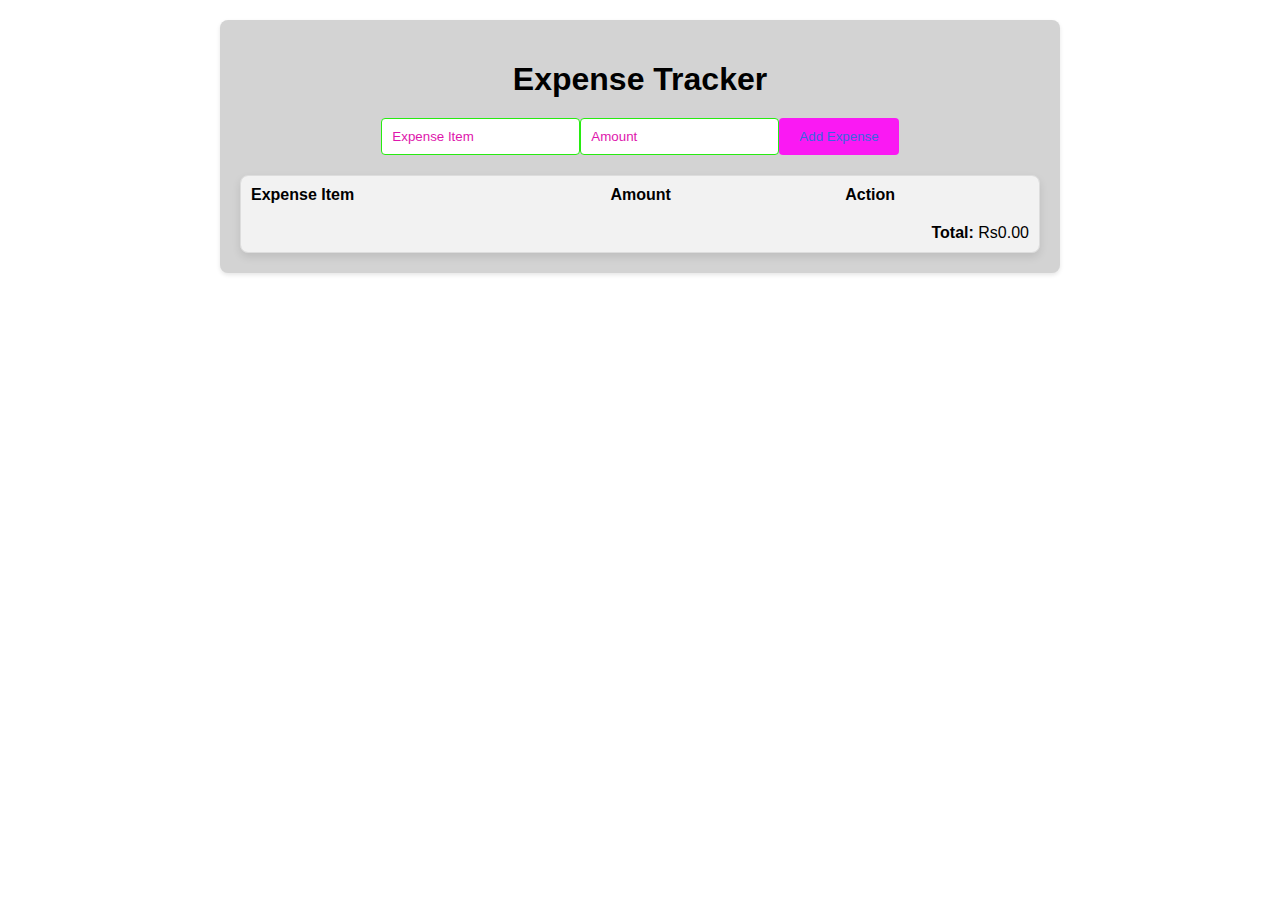
<file: Code_Alpha_Expense_Tracker-main/index.html>
<!DOCTYPE html>
<html>

	<!-- ************ Head ************ -->
  <head>

    <meta charset="utf-8" />
    <meta http-equiv="X-UA-Compatible" content="IE=edge" />

    <title>Ernest B. Shongwe | ALX Software Engineering Student | Code Alpha Project</title>

    <!-- *** Page Setup *** -->
    <meta name="viewport" content="width=device-width, initial-scale=1" />

    <!--- Styling --->
    <link rel="stylesheet" type="text/css" media="screen" href="style.css" />

  </head>
  <!-- ************ end of Head ************ -->


  <body>

	  <!-- ************ App Container ************ -->
	  <div class="container">
		  <h1>Expense Tracker</h1>


		  <!-- Form -->
		  <form id="expense-form">
			  <input type="text"
				 id="expense-name"
				 placeholder="Expense Item" required />
			  <input type="number"
				 id="expense-amount"
				 placeholder="Amount" required />
			  <button type="submit">
				  Add Expense
			  </button>
		  </form>

		  <!-- Table Container: Expenses -->
		  <div class="expense-table">
			  <table>
				  <thead>
					  <tr>
						  <th>Expense Item</th>
						  <th>Amount</th>
						  <th>Action</th>
					  </tr>
				  </thead>
				  <tbody id="expense-list"></tbody>
			  </table>
			  <div class="total-amount">
				  <strong>Total:</strong>
				  Rs<span id="total-amount">0</span>
			  </div>
		  </div>

	  </div>


	  <!-- Controller -->
	  <script src="script.js"></script>
  </body>
</html>
</file>
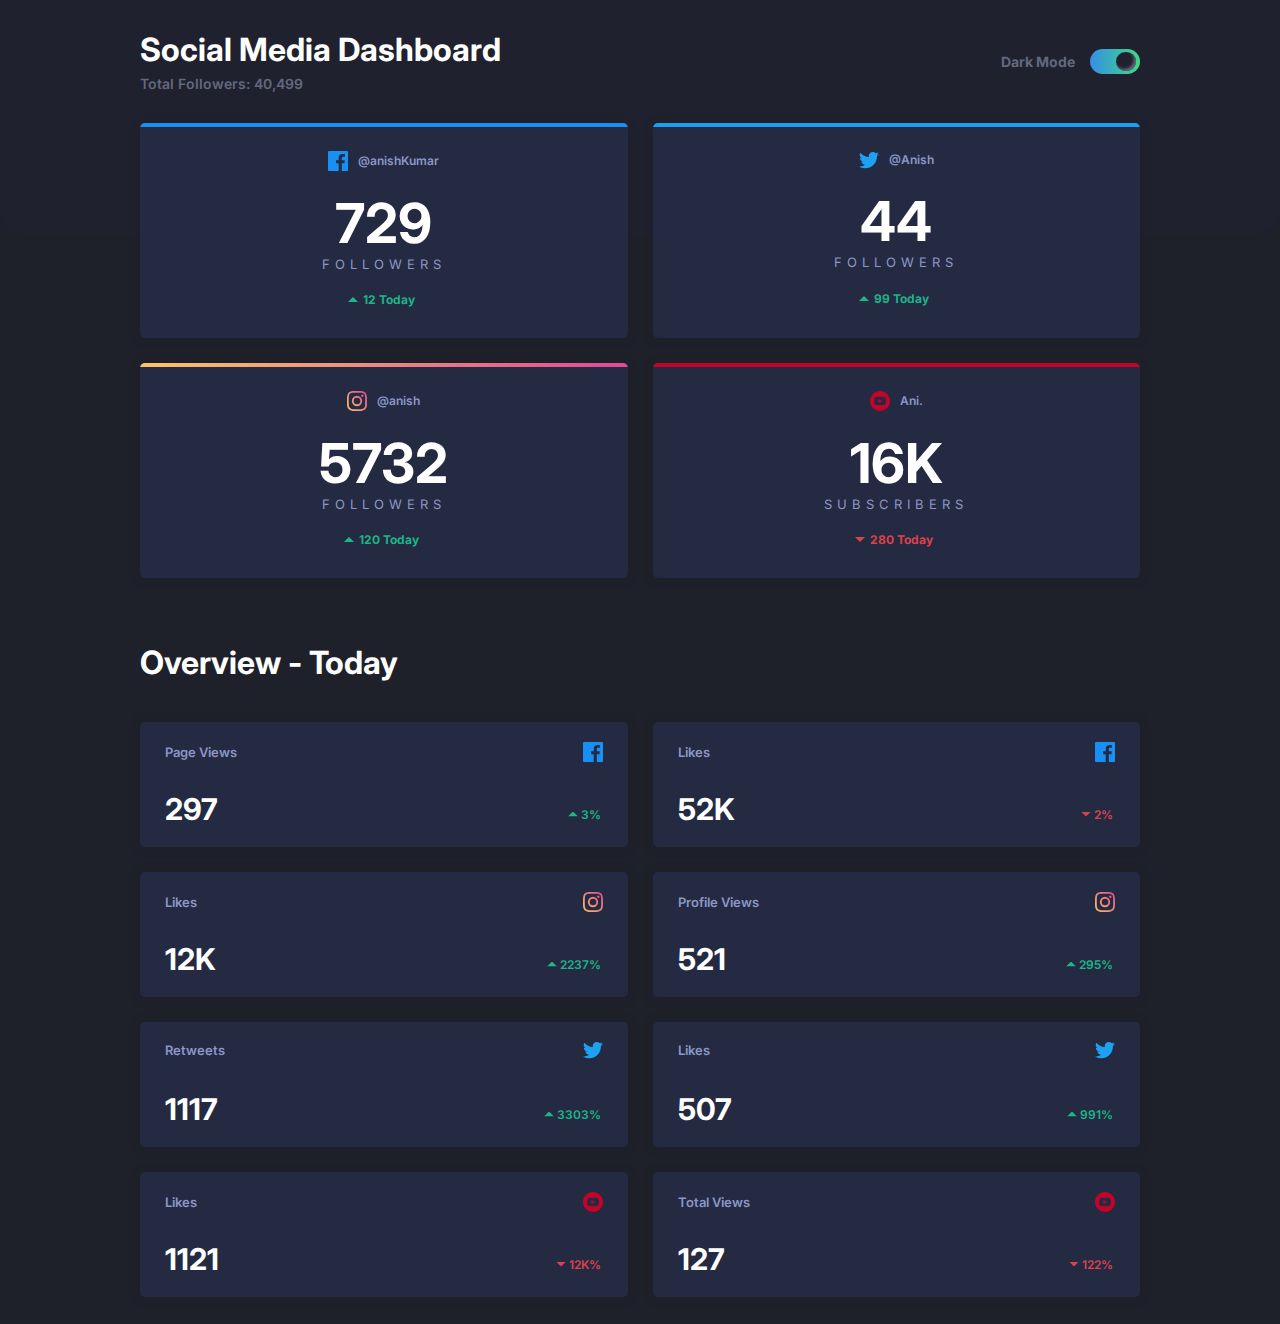
<file: SocialMediaDashboard-master/index.html>
<!DOCTYPE html>
<html lang="pt-BR">
  <head>
    <meta charset="UTF-8" />
    <meta name="viewport" content="width=device-width, initial-scale=1.0" />
    <link rel="icon" type="image/png" sizes="32x32" href="./images/favicon-32x32.png" />
    <link rel="preconnect" href="https://fonts.gstatic.com" />
    <link href="https://fonts.googleapis.com/css2?family=Inter:wght@400;700&display=swap" rel="stylesheet" />
    <title>Frontend Mentor | Social Media Dashboard</title>
    <link rel="stylesheet" href="./app/scss/styles.css" />
  </head>
  <body>

    <header class="header">
      <nav class="container header__nav">
        <div class="header__text">
          <h1 class="header__title">
            Social Media Dashboard
          </h1>
          <span class="header__subtitle">
            Total Followers: 40,499
          </span>
        </div>

        <div class="header__divider mobile-only"></div>

        <div class="header__toggle">
          <label for="themetoggle" class="header__label">Dark Mode</label>
          <input type="checkbox" name="themetoggle" id="themetoggle" checked="checked" class="header__toggle__input" />
        </div>
      </nav>
    </header>

    <section class="followers">
      <div class="container followers__items">
        <div class="followers__gridItem facebook">
          <div class="followers__topBorder"></div>
          <div class="followers__author">
            <img src="./images/icon-facebook.svg" alt="Twitter" class="followers__socialIcon" />
            <span class="followers__socialLink">
              @anishKumar
            </span>
          </div>
          
          <div class="followers__count">
            <h2 class="followers__counter">729</h2>
            
            <p class="followers__text">followers</p>
          </div>


          <span class="followers__grow grownUp">12 Today</span>
        </div>

        <div class="followers__gridItem twitter">
          <div class="followers__topBorder"></div>
          <div class="followers__author">
            <img src="./images/icon-twitter.svg" alt="Twitter" class="followers__socialIcon" />
            <span class="followers__socialLink">
              @Anish
            </span>
          </div>

          <div class="followers__count">
            <h2 class="followers__counter">44</h2>
            
            <p class="followers__text">followers</p>
          </div>

          <span class="followers__grow grownUp">99 Today</span>
        </div>

        <div class="followers__gridItem instagram">
          <div class="followers__topBorder"></div>
          <div class="followers__author">
            <img src="./images/icon-instagram.svg" alt="Twitter" class="followers__socialIcon" />
            <span class="followers__socialLink">
              @anish
            </span>
          </div>

          <div class="followers__count">
            <h2 class="followers__counter">5732</h2>
            
            <p class="followers__text">followers</p>
          </div>

          <span class="followers__grow grownUp">120 Today</span>
        </div>

        <div class="followers__gridItem youtube">
          <div class="followers__topBorder"></div>
          <div class="followers__author">
            <img src="./images/icon-youtube.svg" alt="Twitter" class="followers__socialIcon" />
            <span class="followers__socialLink">
              Ani.
            </span>
          </div>

          <div class="followers__count">
            <h2 class="followers__counter">16K</h2>
            
            <p class="followers__text">subscribers</p>
          </div>

          <span class="followers__grow decreased">280 Today</span>
        </div>
      </div>
    </section>

    <section class="overview">
      <div class="container overview__items">
        <h1 class="overview__title">Overview - Today</h1>

        <div class="overview__grid">
          <!-- Facebook -->
          <div class="overview__item">
            <div class="overview__viewType">
              <span class="overview__itemTitle">Page Views</span>
              <img src="./images/icon-facebook.svg" alt="" class="overview__itemIcon" />
            </div>
            <div class="overview__growth">
              <h2 class="overview__realGrowth">297</h2>
              <span class="overview__percentGrowth grownUp">3</span>
            </div>
          </div>

          <div class="overview__item">
            <div class="overview__viewType">
              <span class="overview__itemTitle">Likes</span>
              <img src="./images/icon-facebook.svg" alt="" class="overview__itemIcon" />
            </div>
            <div class="overview__growth">
              <h2 class="overview__realGrowth">52K</h2>
              <span class="overview__percentGrowth decreased">2</span>
            </div>
          </div>

          <!-- Instagram -->
          <div class="overview__item">
            <div class="overview__viewType">
              <span class="overview__itemTitle">Likes</span>
              <img src="./images/icon-instagram.svg" alt="" class="overview__itemIcon" />
            </div>
            <div class="overview__growth">
              <h2 class="overview__realGrowth">12K</h2>
              <span class="overview__percentGrowth grownUp">2237</span>
            </div>
          </div>

          <div class="overview__item">
            <div class="overview__viewType">
              <span class="overview__itemTitle">Profile Views</span>
              <img src="./images/icon-instagram.svg" alt="" class="overview__itemIcon" />
            </div>
            <div class="overview__growth">
              <h2 class="overview__realGrowth">521</h2>
              <span class="overview__percentGrowth grownUp">295</span>
            </div>
          </div>

          <!-- Twitter -->
          <div class="overview__item">
            <div class="overview__viewType">
              <span class="overview__itemTitle">Retweets</span>
              <img src="./images/icon-twitter.svg" alt="" class="overview__itemIcon" />
            </div>
            <div class="overview__growth">
              <h2 class="overview__realGrowth">1117</h2>
              <span class="overview__percentGrowth grownUp">3303</span>
            </div>
          </div>

          <div class="overview__item">
            <div class="overview__viewType">
              <span class="overview__itemTitle">Likes</span>
              <img src="./images/icon-twitter.svg" alt="" class="overview__itemIcon" />
            </div>
            <div class="overview__growth">
              <h2 class="overview__realGrowth">507</h2>
              <span class="overview__percentGrowth grownUp">991</span>
            </div>
          </div>

          <!-- YouTube -->
          <div class="overview__item">
            <div class="overview__viewType">
              <span class="overview__itemTitle">Likes</span>
              <img src="./images/icon-youtube.svg" alt="" class="overview__itemIcon" />
            </div>
            <div class="overview__growth">
              <h2 class="overview__realGrowth">1121</h2>
              <span class="overview__percentGrowth decreased">12K</span>
            </div>
          </div>

          <div class="overview__item">
            <div class="overview__viewType">
              <span class="overview__itemTitle">Total Views</span>
              <img src="./images/icon-youtube.svg" alt="" class="overview__itemIcon" />
            </div>
            <div class="overview__growth">
              <h2 class="overview__realGrowth">127</h2>
              <span class="overview__percentGrowth decreased">122</span>
            </div>
          </div>
        </div>
      </div>
    </section>

    <script type="text/javascript" src="./app/js/index.js"></script>
  </body>
</html>
</file>
<file: Code_Alpha_Expense_Tracker-main/style.css>
/* Global CSS */
body { 
    font-family: Arial, sans-serif; 
    margin: 20px; 
}

/* Container */
.container {
    max-width: 800px;
    margin: 0 auto;
    background-color: #D3D3D3;
    padding: 20px;
    border-radius: 8px;
    box-shadow: 0 2px 4px rgba(0, 0, 0, 0.1);
}

/* Main Heading */
h1 {
    text-align: center;
    margin-bottom: 20px;
}

/* Form */
form {
    display: flex;
    justify-content: center;
    margin-bottom: 20px;
}

input[type="text"],
input[type="number"] {
    padding: 10px;
    border: 1px solid #27eb11;
    border-radius: 4px;
    outline: none;
}

input[type="text"]::placeholder,
input[type="number"]::placeholder {
    color: #de16ac;
}

button {
    padding: 10px 20px;
    background-color: #fa19f3;
    color: rgb(56, 101, 225);
    border: none;
    border-radius: 4px;
    cursor: pointer;
}

button:hover {
    background-color: #3583d1;
}

.expense-table {
    border: 1px solid #ddd;
    border-radius: 8px;
    overflow: hidden;
    box-shadow: 0 4px 8px rgba(0, 0, 0, 0.1);
}

table {
    width: 100%;
    border-collapse: collapse;
}

thead th {
    background-color: #f2f2f2;
    padding: 10px;
    text-align: left;
}

tbody td {
    padding: 10px;
    border-top: 1px solid #ddd;
}

.delete-btn {
    color: rgb(234, 11, 163);
    cursor: pointer;
}

.total-amount {
    padding: 10px;
    text-align: right;
    background-color: #f2f2f2;
}
</file>
<file: SocialMediaDashboard-master/app/scss/styles.css>
*,
*::after,
*::before {
  margin: 0;
  padding: 0;
  outline: 0 none;
  -webkit-appearance: none;
     -moz-appearance: none;
          appearance: none;
  list-style: none;
  text-decoration: none;
  -webkit-box-sizing: border-box;
          box-sizing: border-box;
  -webkit-tap-highlight-color: rgba(0, 0, 0, 0);
  -webkit-transition: color .1s ease-in-out, background-color .1s ease-in-out;
  transition: color .1s ease-in-out, background-color .1s ease-in-out;
}

html {
  font-size: 100%;
}

html,
body {
  height: 100%;
}

body {
  scroll-behavior: smooth;
  background-color: white;
  font-family: "Inter", sans-serif;
}

body .overview .grownUp,
body .followers .grownUp {
  color: #1db489;
}

body .overview .grownUp::before,
body .followers .grownUp::before {
  background-image: url("../../images/icon-up.svg");
}

body .overview .decreased,
body .followers .decreased {
  color: #dc414c;
}

body .overview .decreased::before,
body .followers .decreased::before {
  background-image: url("../../images/icon-down.svg");
}

body.dark {
  background-color: #1e202a;
}

body.dark .header {
  background-color: #1f212e;
}

body.dark .header__title {
  color: white;
}

.followers__author, .overview__item, .overview__item > * {
  display: -webkit-box;
  display: -ms-flexbox;
  display: flex;
  -webkit-box-align: center;
      -ms-flex-align: center;
          align-items: center;
  -webkit-box-pack: justify;
      -ms-flex-pack: justify;
          justify-content: space-between;
}

.container {
  margin: 0 auto;
  max-width: 69.375rem;
}

@media (max-width: 23.375rem) {
  .container {
    padding: 2.5rem 1.5625rem;
  }
}

@media (min-width: 23.4375rem) {
  .container {
    padding: 1.71875rem 3.4375rem;
  }
}

@media (max-width: 89.9375rem) {
  .desktop-only {
    display: none;
  }
}

@media (min-width: 23.4375rem) {
  .mobile-only {
    display: none;
  }
}

.followers, .overview {
  -webkit-transform: translateY(-4.6875rem);
          transform: translateY(-4.6875rem);
}

@media (min-width: 23.4375rem) {
  .followers, .overview {
    -webkit-transform: translateY(-6.875rem);
            transform: translateY(-6.875rem);
  }
}

@media (min-width: 40rem) {
  .followers, .overview {
    -webkit-transform: translateY(-8.75rem);
            transform: translateY(-8.75rem);
  }
}

.header {
  min-height: 14.6875rem;
  border-radius: 0 0 1.5625rem 1.5625rem;
  background-color: #f5f7ff;
}

.header > * {
  width: 100%;
}

.header__nav {
  display: -webkit-box;
  display: -ms-flexbox;
  display: flex;
  -webkit-box-orient: vertical;
  -webkit-box-direction: normal;
      -ms-flex-direction: column;
          flex-direction: column;
}

@media (min-width: 23.4375rem) {
  .header__nav {
    -webkit-box-orient: horizontal;
    -webkit-box-direction: normal;
        -ms-flex-direction: row;
            flex-direction: row;
    -webkit-box-pack: justify;
        -ms-flex-pack: justify;
            justify-content: space-between;
  }
}

.header__text {
  line-height: 1.4;
}

.header__title {
  font-weight: 700;
  color: #1e202a;
}

@media (max-width: 39.9375rem) {
  .header__title {
    font-size: 1.125rem;
    max-width: 16.25rem;
  }
}

.header__subtitle {
  font-weight: 600;
  font-size: .875rem;
  color: #63687e;
}

@media (max-width: 39.9375rem) {
  .header__subtitle {
    margin-top: 5px;
  }
}

.header__divider {
  width: 100%;
  height: .0625rem;
  margin: 1.25rem 0;
  background-color: #aeb3cb;
}

.header__toggle {
  display: -webkit-box;
  display: -ms-flexbox;
  display: flex;
  -webkit-box-pack: justify;
      -ms-flex-pack: justify;
          justify-content: space-between;
}

@media (min-width: 23.4375rem) {
  .header__toggle {
    line-height: 2.5;
    text-align: center;
    -webkit-box-align: center;
        -ms-flex-align: center;
            align-items: center;
    -webkit-box-pack: center;
        -ms-flex-pack: center;
            justify-content: center;
    -webkit-box-orient: vertical;
    -webkit-box-direction: normal;
        -ms-flex-direction: column;
            flex-direction: column;
  }
}

@media (min-width: 40rem) {
  .header__toggle {
    -webkit-box-orient: horizontal;
    -webkit-box-direction: normal;
        -ms-flex-direction: row;
            flex-direction: row;
    -webkit-box-pack: space-evenly;
        -ms-flex-pack: space-evenly;
            justify-content: space-evenly;
  }
  .header__toggle label {
    margin-right: .9375rem;
  }
}

.header__toggle__input {
  border: none;
  cursor: pointer;
  width: 3.125rem;
  height: 1.5625rem;
  background: none;
  visibility: hidden;
  position: relative;
}

.header__toggle__input::after, .header__toggle__input::before {
  content: '';
  position: absolute;
  visibility: visible;
  border-radius: 2.5rem;
}

.header__toggle__input::before {
  top: 0;
  left: 0;
  width: 100%;
  height: 100%;
  -webkit-transition: all .2s ease-in-out;
  transition: all .2s ease-in-out;
  background: #aeb3cb -webkit-gradient(linear, left top, right top, from(#aeb3cb), to(#aeb3cb));
  background: #aeb3cb linear-gradient(to right, #aeb3cb, #aeb3cb);
}

.header__toggle__input::after {
  left: .25rem;
  top: .1875rem;
  width: 1.25rem;
  background-color: white;
  height: calc(100% - .375rem);
  -webkit-transition: all .2s ease-in-out;
  transition: all .2s ease-in-out;
  -webkit-box-shadow: inset -0.125rem -0.125rem .1875rem gainsboro;
          box-shadow: inset -0.125rem -0.125rem .1875rem gainsboro;
}

.header__label {
  font-weight: bold;
  font-size: .875rem;
  color: #63687e;
  display: -webkit-box;
  display: -ms-flexbox;
  display: flex;
  -webkit-box-align: center;
      -ms-flex-align: center;
          align-items: center;
}

@media (max-width: 39.9375rem) {
  .header__label {
    font-size: .75rem;
  }
}

body.dark .header__title {
  color: white;
}

body.dark .header__divider {
  background-color: #63687e;
}

body.dark .header__toggle__input::after {
  -webkit-transform: translateX(1.375rem);
          transform: translateX(1.375rem);
  background-color: #1f212e;
  -webkit-box-shadow: inset -0.125rem -0.125rem 0.1875rem #63687e;
          box-shadow: inset -0.125rem -0.125rem 0.1875rem #63687e;
}

body.dark .header__toggle__input::before {
  background: #378fe6 -webkit-gradient(linear, left top, right top, from(#378fe6), to(#3eda82));
  background: #378fe6 linear-gradient(to right, #378fe6, #3eda82);
}

.followers__items {
  display: -webkit-box;
  display: -ms-flexbox;
  display: flex;
  -webkit-box-pack: center;
      -ms-flex-pack: center;
          justify-content: center;
  -webkit-box-orient: vertical;
  -webkit-box-direction: normal;
      -ms-flex-direction: column;
          flex-direction: column;
}

@media (min-width: 40rem) {
  .followers__items {
    display: -ms-grid;
    display: grid;
    grid-gap: 1.5625rem;
    -ms-grid-columns: (minmax(14.0625rem, 1fr))[2];
        grid-template-columns: repeat(2, minmax(14.0625rem, 1fr));
  }
}

@media (min-width: 90rem) {
  .followers__items {
    display: -ms-grid;
    display: grid;
    -ms-grid-columns: (minmax(14.0625rem, 1fr))[4];
        grid-template-columns: repeat(4, minmax(14.0625rem, 1fr));
  }
}

.followers__topBorder {
  width: 100%;
  height: .25rem;
  top: 0px;
  left: 0px;
  position: absolute;
}

.followers__gridItem {
  cursor: pointer;
  padding: .625rem;
  overflow: hidden;
  height: 13.4375rem;
  position: relative;
  border-radius: .3125rem;
  -webkit-transition: all .2s ease-in-out;
  transition: all .2s ease-in-out;
  background-color: #f0f2fa;
  display: -webkit-box;
  display: -ms-flexbox;
  display: flex;
  -webkit-box-align: center;
      -ms-flex-align: center;
          align-items: center;
  -webkit-box-orient: vertical;
  -webkit-box-direction: normal;
      -ms-flex-direction: column;
          flex-direction: column;
  -webkit-box-pack: space-evenly;
      -ms-flex-pack: space-evenly;
          justify-content: space-evenly;
  -webkit-box-shadow: 0 1px 10px #f0f2fa;
          box-shadow: 0 1px 10px #f0f2fa;
}

.followers__gridItem:hover {
  -webkit-filter: brightness(95%);
          filter: brightness(95%);
}

.followers__gridItem.youtube .followers__topBorder {
  background-color: #c4032a;
}

.followers__gridItem.twitter .followers__topBorder {
  background-color: #1ca0f2;
}

.followers__gridItem.facebook .followers__topBorder {
  background-color: #198ff5;
}

.followers__gridItem.instagram .followers__topBorder {
  background-image: -webkit-gradient(linear, left top, right top, from(#fdc468), to(#df4996));
  background-image: linear-gradient(to right, #fdc468, #df4996);
}

@media (max-width: 39.9375rem) {
  .followers__gridItem {
    min-width: 100%;
  }
  .followers__gridItem:not(:first-child) {
    margin-top: 1.25rem;
  }
}

@media (min-width: 40rem) {
  .followers__gridItem {
    -webkit-box-flex: 0;
        -ms-flex: 0 calc(16rem - .625rem);
            flex: 0 calc(16rem - .625rem);
  }
}

@media (min-width: 90rem) {
  .followers__gridItem {
    -webkit-box-flex: 0;
        -ms-flex: 0 calc(16rem - 1.875rem);
            flex: 0 calc(16rem - 1.875rem);
  }
}

.followers__author {
  line-height: 1;
  padding: .1875rem .3125rem;
}

.followers__author img {
  margin-right: .625rem;
}

.followers__author span {
  font-weight: 600;
  font-size: .75rem;
  color: #63687e;
}

.followers__count {
  text-align: center;
}

.followers__counter {
  display: block;
  font-size: 3.4375rem;
  color: #1f212e;
}

.followers__text {
  font-size: .8125rem;
  color: #63687e;
  letter-spacing: .3125rem;
  text-transform: uppercase;
}

.followers__grow {
  display: block;
  font-size: .75rem;
  font-weight: 700;
  position: relative;
  padding: .3125rem .625rem;
}

.followers__grow::before {
  content: '';
  top: 0px;
  left: 0px;
  width: .625rem;
  height: .625rem;
  display: inline-block;
  background-size: 100%;
  background-position: center;
  background-repeat: no-repeat;
  -webkit-transform: translateX(-0.3125rem);
          transform: translateX(-0.3125rem);
}

body.dark .followers__gridItem {
  background-color: #242a42;
  -webkit-box-shadow: 0 1px 10px #1e202a;
          box-shadow: 0 1px 10px #1e202a;
}

body.dark .followers__gridItem:hover {
  -webkit-filter: brightness(110%);
          filter: brightness(110%);
}

body.dark .followers__author span {
  color: #8b97c6;
}

body.dark .followers__counter {
  color: white;
}

body.dark .followers__text {
  color: #8b97c6;
}

.overview__title {
  font-weight: 700;
  padding: .625rem 0;
  margin-bottom: 1.875rem;
  color: #63687e;
}

@media (max-width: 39.9375rem) {
  .overview__title {
    font-size: 1.125rem;
    max-width: 16.25rem;
  }
}

.overview__grid {
  display: -ms-grid;
  display: grid;
  grid-gap: .9375rem 0;
  -ms-grid-columns: minmax(14.0625rem, 1fr);
      grid-template-columns: minmax(14.0625rem, 1fr);
}

@media (min-width: 40rem) {
  .overview__grid {
    grid-gap: 1.5625rem;
    -ms-grid-columns: (minmax(14.0625rem, 1fr))[2];
        grid-template-columns: repeat(2, minmax(14.0625rem, 1fr));
  }
}

@media (min-width: 90rem) {
  .overview__grid {
    grid-gap: 1.25rem 1.5625rem;
    -ms-grid-columns: (minmax(14.0625rem, 1fr))[4];
        grid-template-columns: repeat(4, minmax(14.0625rem, 1fr));
  }
}

.overview__item {
  cursor: pointer;
  overflow: hidden;
  min-height: 7.8125rem;
  -webkit-box-orient: vertical;
  -webkit-box-direction: normal;
      -ms-flex-direction: column;
          flex-direction: column;
  border-radius: .3125rem;
  padding: 1.25rem 1.5625rem;
  -webkit-transition: all .2s ease-in-out;
  transition: all .2s ease-in-out;
  background-color: #f0f2fa;
  -webkit-box-shadow: 0 1px 10px #f0f2fa;
          box-shadow: 0 1px 10px #f0f2fa;
}

.overview__item > * {
  width: 100%;
}

.overview__item:hover {
  -webkit-filter: brightness(95%);
          filter: brightness(95%);
}

.overview__itemTitle {
  font-weight: 600;
  font-size: .8125rem;
  color: #63687e;
}

.overview__growth {
  -webkit-box-align: end;
      -ms-flex-align: end;
          align-items: flex-end;
}

.overview__realGrowth {
  font-weight: bold;
  font-size: 1.875rem;
}

.overview__percentGrowth {
  font-weight: 600;
  font-size: .75rem;
  position: relative;
  padding: .3125rem .125rem;
}

.overview__percentGrowth::before {
  content: '';
  top: 0px;
  left: 0px;
  width: .625rem;
  height: .625rem;
  position: absolute;
  background-size: 100%;
  background-position: center;
  background-repeat: no-repeat;
  -webkit-transform: translate(-0.6875rem, 75%);
          transform: translate(-0.6875rem, 75%);
}

.overview__percentGrowth::after {
  content: '%';
}

body.dark .overview__item {
  background-color: #242a42;
  -webkit-box-shadow: 0 1px 10px #1e202a;
          box-shadow: 0 1px 10px #1e202a;
}

body.dark .overview__item:hover {
  -webkit-filter: brightness(105%);
          filter: brightness(105%);
}

body.dark .overview__title {
  color: white;
}

body.dark .overview__itemTitle {
  color: #8b97c6;
}

body.dark .overview__realGrowth {
  color: white;
}
/*# sourceMappingURL=styles.css.map */
</file>
